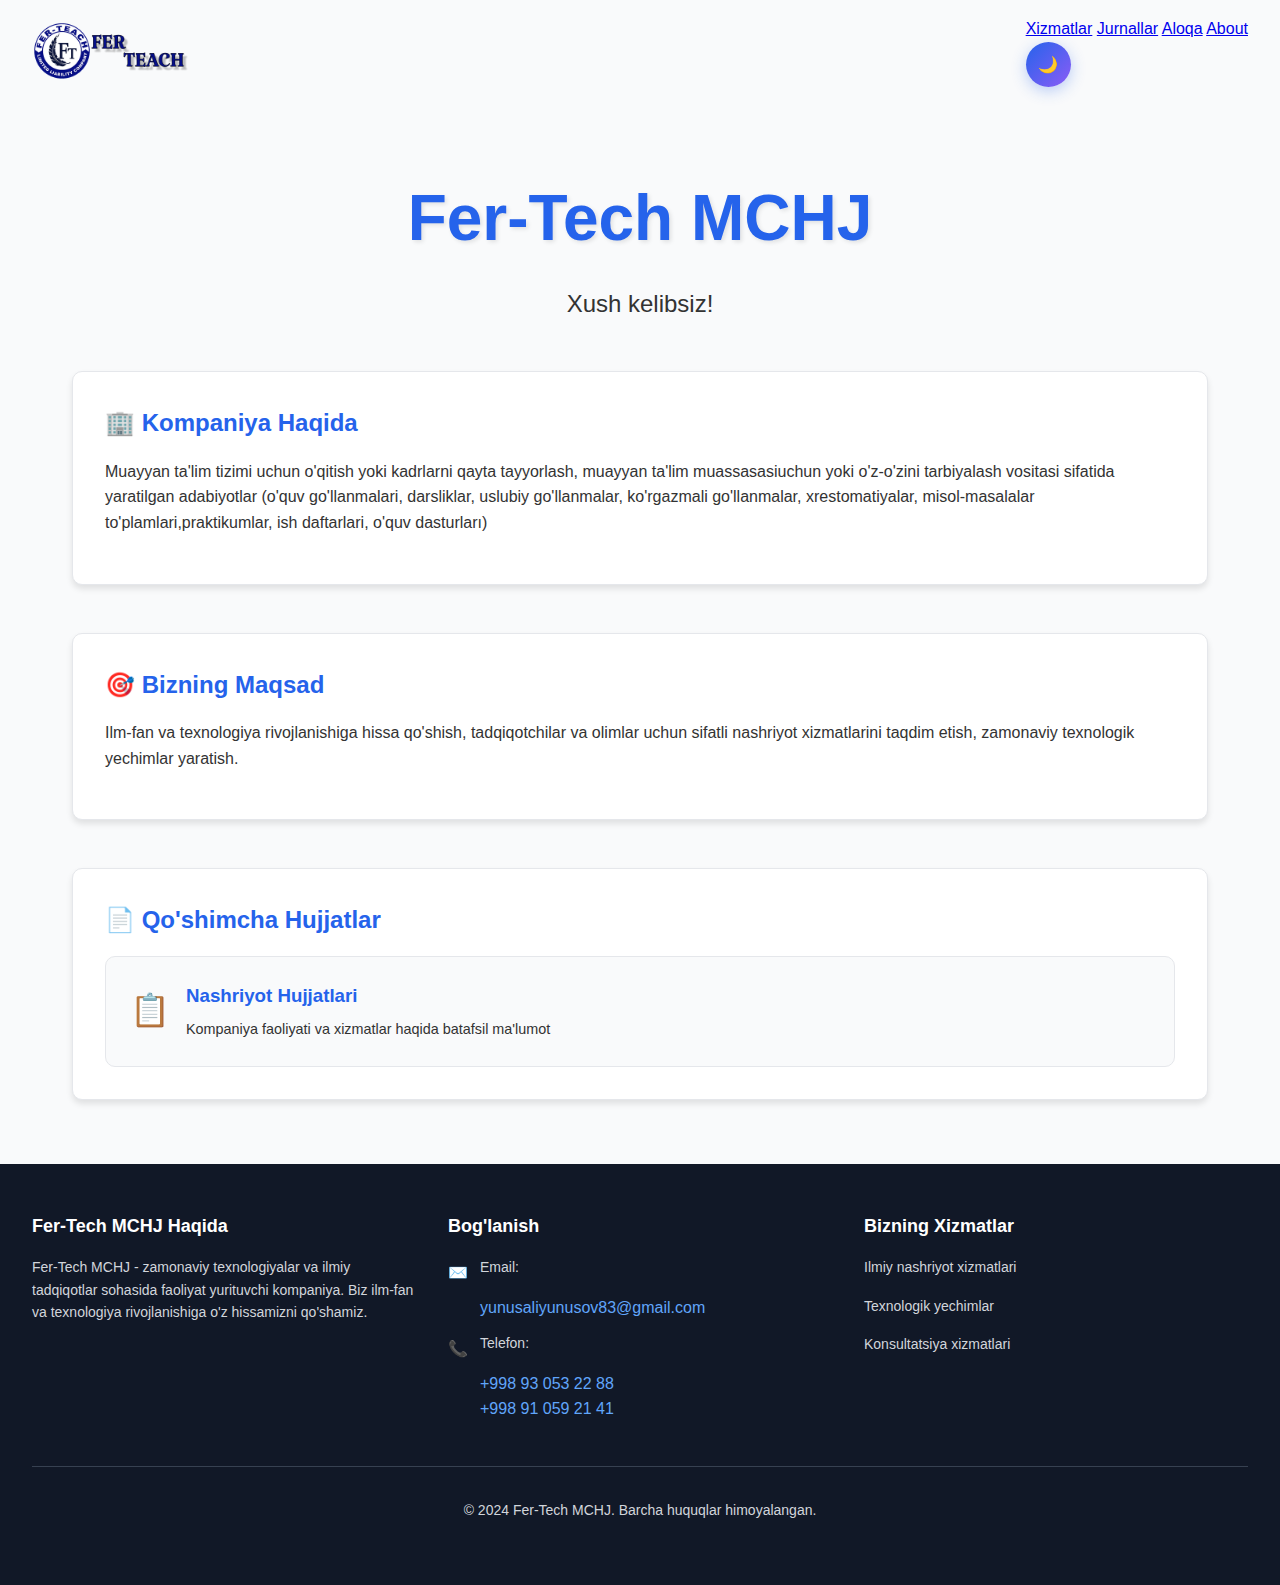
<file: about.html>
<!DOCTYPE html>
<html lang="uz">
<head>
    <link rel="icon" type="image/png" href="FT Logo 1.png">
    <meta charset="UTF-8">
    <meta name="viewport" content="width=device-width, initial-scale=1.0">
    <title>About - Fer-Tech MCHJ</title>
    <link rel="stylesheet" href="style.css">
</head>
<body>
    <!-- Header -->
    <header>
        <div class="header-container">
            <div class="logo">
                <a href="index.html"> <img src="logo-FER TEACH.png"></a>
            </div>
            <nav>
                <a href="index.html#services">Xizmatlar</a>
                <a href="index.html#journals">Jurnallar</a>
                <a href="index.html#contact">Aloqa</a>
                <a href="about.html">About</a>
                <button id="themeToggle" class="theme-toggle" onclick="toggleTheme()">🌙</button>
            </nav>
        </div>
    </header>

    <!-- About Content -->
    <div class="about-container">
        <h1 class="company-name">Fer-Tech MCHJ</h1>
        <p class="welcome-text">Xush kelibsiz!</p>
        
        <!-- Company Information -->
        <div class="company-info">
            <div class="info-section">
                <h2>🏢 Kompaniya Haqida</h2>
                <p>Muayyan ta'lim tizimi uchun o'qitish yoki kadrlarni qayta tayyorlash, muayyan ta'lim muassasasiuchun yoki o'z-o'zini tarbiyalash vositasi sifatida yaratilgan adabiyotlar (o'quv go'llanmalari, darsliklar,
uslubiy go'llanmalar, ko'rgazmali go'llanmalar, xrestomatiyalar, misol-masalalar to'plamlari,praktikumlar, ish daftarlari, o'quv dasturları)</p>
            </div>

            <div class="info-section">
                <h2>🎯 Bizning Maqsad</h2>
                <p>Ilm-fan va texnologiya rivojlanishiga hissa qo'shish, tadqiqotchilar va olimlar uchun sifatli nashriyot xizmatlarini taqdim etish, zamonaviy texnologik yechimlar yaratish.</p>
            </div>







            <div class="info-section">
                <h2>📄 Qo'shimcha Hujjatlar</h2>
                <div class="documents-section">
                    <a href="Noshirlik.pdf" target="_blank" class="document-link">
                        <div class="document-icon">📋</div>
                        <div class="document-info">
                            <h3>Nashriyot Hujjatlari</h3>
                            <p>Kompaniya faoliyati va xizmatlar haqida batafsil ma'lumot</p>
                        </div>
                    </a>
                </div>
            </div>
        </div>
    </div>

    <!-- Footer -->
    <footer id="contact">
        <div class="container">
            <div class="footer-grid">
                <!-- About -->
                <div>
                    <h3>Fer-Tech MCHJ Haqida</h3>
                    <p>Fer-Tech MCHJ - zamonaviy texnologiyalar va ilmiy tadqiqotlar sohasida faoliyat yurituvchi kompaniya. Biz ilm-fan va texnologiya rivojlanishiga o'z hissamizni qo'shamiz.</p>
                </div>

                <!-- Contact -->
                <div>
                    <h3>Bog'lanish</h3>
                    <div class="contact-item">
                        <span class="contact-icon">✉️</span>
                        <div>
                            <p>Email:</p>
                            <a href="mailto:yunusaliyunusov83@gmail.com">yunusaliyunusov83@gmail.com</a>
                        </div>
                    </div>
                    <div class="contact-item">
                        <span class="contact-icon">📞</span>
                        <div>
                            <p>Telefon:</p>
                            <a href="tel:+998930532288">+998 93 053 22 88</a> <br>
                            <a href="tel:+998910592141">+998 91 059 21 41</a>
                        </div>
                    </div>
                </div>

                <!-- Services -->
                <div>
                    <h3>Bizning Xizmatlar</h3>
                    <p>Ilmiy nashriyot xizmatlari</p>
                    <p>Texnologik yechimlar</p>
                    <p>Konsultatsiya xizmatlari</p>
                </div>
            </div>

            <div class="copyright">
                <p>© 2024 Fer-Tech MCHJ. Barcha huquqlar himoyalangan.</p>
            </div>
        </div>
    </footer>

    <script src="script.js"></script>
</body>
</html>
</file>
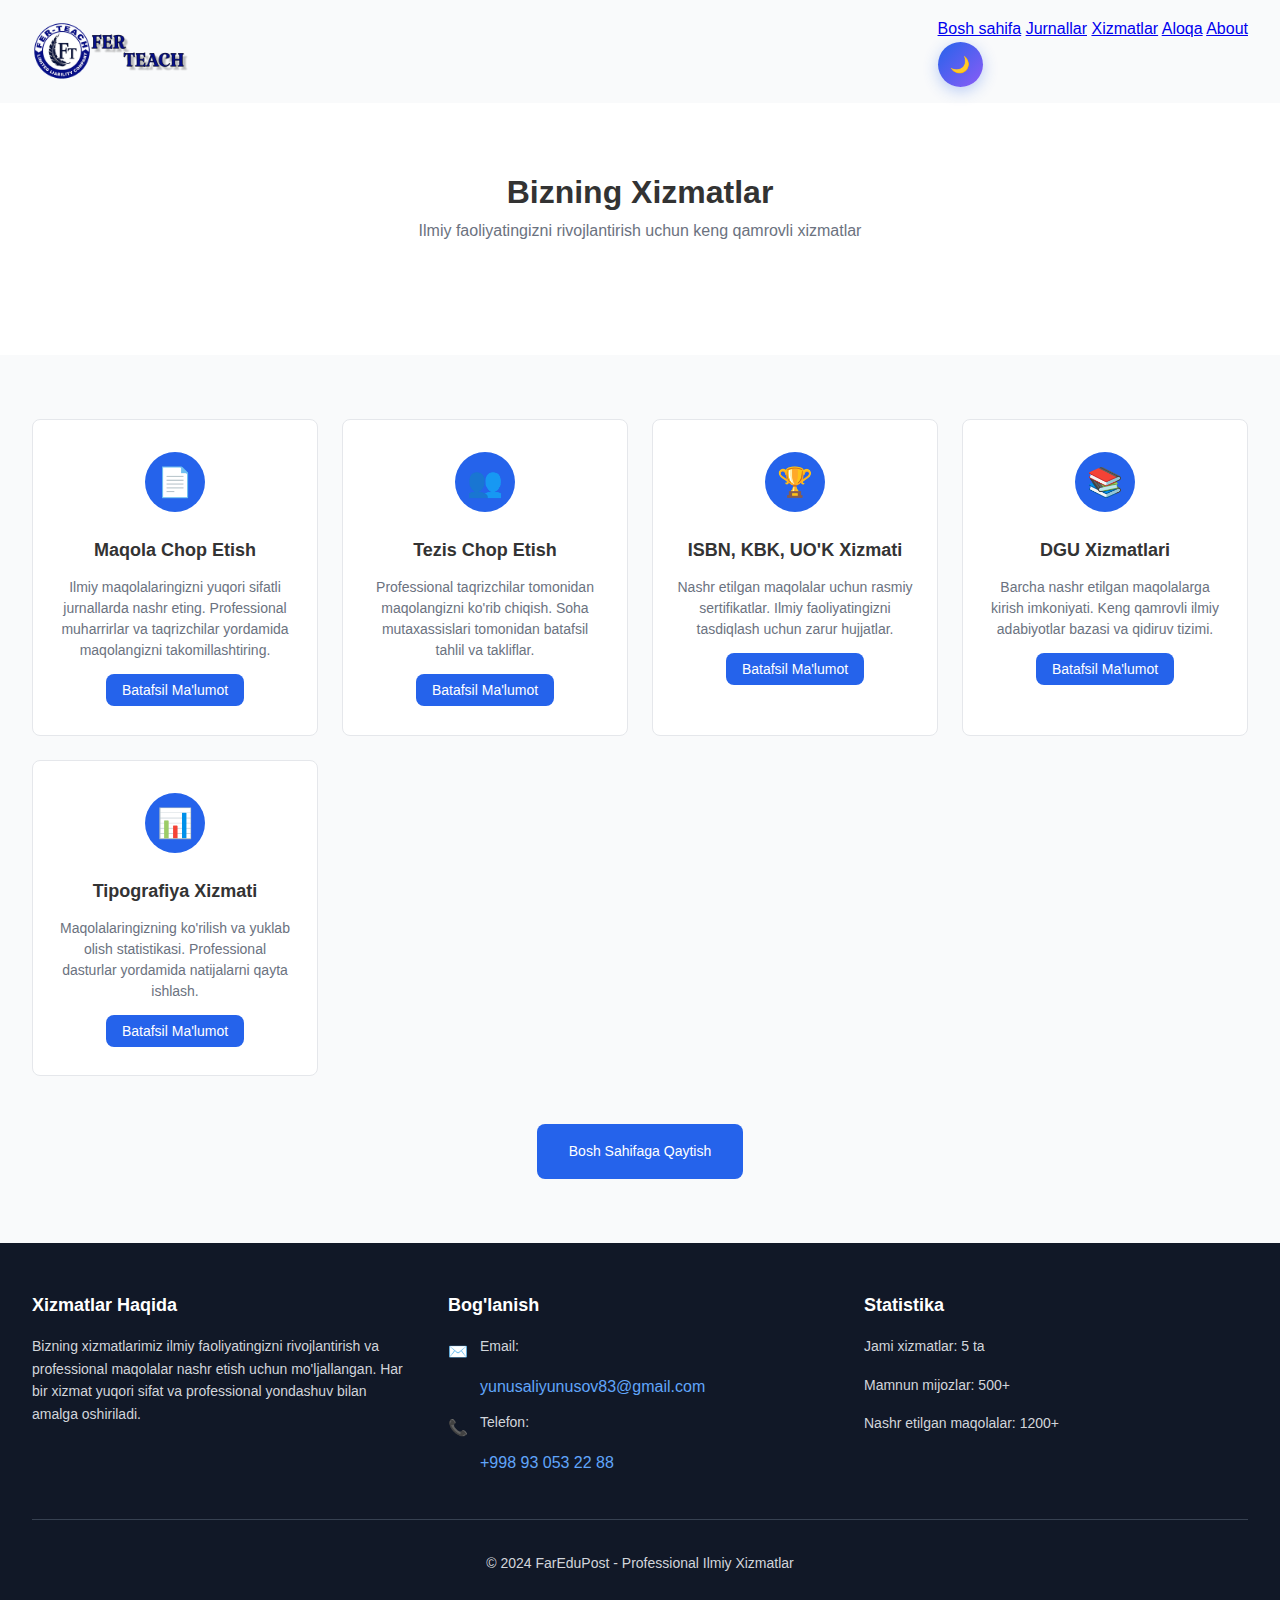
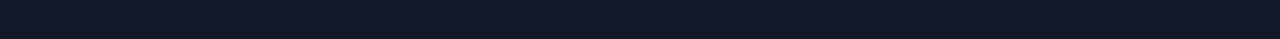
<file: xizmatlar-royxati.html>
<!DOCTYPE html>
<html lang="uz">
<head>
    <link rel="icon" type="image/png" href="FT Logo 1.png">
    <meta charset="UTF-8">
    <meta name="viewport" content="width=device-width, initial-scale=1.0">
    <title>Barcha Xizmatlar - FerTeach</title>
    <link rel="stylesheet" href="style.css">
</head>
<body>
    <!-- Header -->
    <header>
        <div class="header-container">
            <div class="logo">
                <a href="index.html"> <img src="logo-FER TEACH.png"></a>
            </div>
            <nav>
                <a href="index.html">Bosh sahifa</a>
                <a href="jurnallar-royxati.html">Jurnallar</a>
                <a href="xizmatlar-royxati.html">Xizmatlar</a>
                <a href="index.html#contact">Aloqa</a>
                <a href="about.html">About</a>
                <button id="themeToggle" class="theme-toggle" onclick="toggleTheme()">🌙</button>
            </nav>
        </div>
    </header>

    <!-- Page Header -->
    <section class="services">
        <div class="container">
            <div class="section-header">
                <h1>Bizning Xizmatlar</h1>
                <p>Ilmiy faoliyatingizni rivojlantirish uchun keng qamrovli xizmatlar</p>
            </div>
        </div>
    </section>

    <!-- Services Grid -->
    <section class="journals">
        <div class="container">
            <div class="services-grid">
                <!-- Service 1 -->
                <div class="service-card">
                    <div class="service-icon">📄</div>
                    <h3><a href="https://t.me/ferteach_uz" target="_blank" style="text-decoration: none; color: inherit;">Maqola Chop Etish</a></h3>
                    <p>Ilmiy maqolalaringizni yuqori sifatli jurnallarda nashr eting. Professional muharrirlar va taqrizchilar yordamida maqolangizni takomillashtiring.</p>
                    <div style="margin-top: 1rem;">
                        <a href="https://t.me/ferteach_uz" target="_blank" class="btn btn-primary">Batafsil Ma'lumot</a>
                    </div>
                </div>

                <!-- Service 2 -->
                <div class="service-card">
                    <div class="service-icon">👥</div>
                    <h3><a href="https://t.me/ferteach_uz" style="text-decoration: none; color: inherit;">Tezis Chop Etish</a></h3>
                    <p>Professional taqrizchilar tomonidan maqolangizni ko'rib chiqish. Soha mutaxassislari tomonidan batafsil tahlil va takliflar.</p>
                    <div style="margin-top: 1rem;">
                        <a href="https://t.me/ferteach_uz" target="_blank" class="btn btn-primary">Batafsil Ma'lumot</a>
                    </div>
                </div>

                <!-- Service 3 -->
                <div class="service-card">
                    <div class="service-icon">🏆</div>
                    <h3><a href="https://t.me/ferteach_uz" style="text-decoration: none; color: inherit;">ISBN, KBK, UO'K Xizmati</a></h3>
                    <p>Nashr etilgan maqolalar uchun rasmiy sertifikatlar. Ilmiy faoliyatingizni tasdiqlash uchun zarur hujjatlar.</p>
                    <div style="margin-top: 1rem;">
                        <a href="https://t.me/ferteach_uz" target="_blank" class="btn btn-primary">Batafsil Ma'lumot</a>
                    </div>
                </div>

                <!-- Service 4 -->
                <div class="service-card">
                    <div class="service-icon">📚</div>
                    <h3><a href="https://t.me/ferteach_uz" style="text-decoration: none; color: inherit;">DGU Xizmatlari</a></h3>
                    <p>Barcha nashr etilgan maqolalarga kirish imkoniyati. Keng qamrovli ilmiy adabiyotlar bazasi va qidiruv tizimi.</p>
                    <div style="margin-top: 1rem;">
                        <a href="https://t.me/ferteach_uz" target="_blank" class="btn btn-primary">Batafsil Ma'lumot</a>
                    </div>
                </div>

                <!-- Service 5 -->
                <div class="service-card">
                    <div class="service-icon">📊</div>
                    <h3><a href="https://t.me/ferteach_uz" style="text-decoration: none; color: inherit;">Tipografiya Xizmati</a></h3>
                    <p>Maqolalaringizning ko'rilish va yuklab olish statistikasi. Professional dasturlar yordamida natijalarni qayta ishlash.</p>
                    <div style="margin-top: 1rem;">
                        <a href="https://t.me/ferteach_uz" target="_blank" class="btn btn-primary">Batafsil Ma'lumot</a>
                    </div>
                </div>
            </div>



            <!-- Back Button -->
            <div style="text-align: center; margin-top: 3rem;">
                <a href="index.html" class="btn btn-primary" style="padding: 1rem 2rem; text-decoration: none; display: inline-block;">Bosh Sahifaga Qaytish</a>
            </div>
        </div>
    </section>

    <!-- Footer -->
    <footer id="contact">
        <div class="container">
            <div class="footer-grid">
                <div>
                    <h3>Xizmatlar Haqida</h3>
                    <p>Bizning xizmatlarimiz ilmiy faoliyatingizni rivojlantirish va professional maqolalar nashr etish uchun mo'ljallangan. Har bir xizmat yuqori sifat va professional yondashuv bilan amalga oshiriladi.</p>
                </div>
                <div>
                    <h3>Bog'lanish</h3>
                    <div class="contact-item">
                        <span class="contact-icon">✉️</span>
                        <div>
                            <p>Email:</p>
                            <a href="mailto:yunusaliyunusov83@gmail.com">yunusaliyunusov83@gmail.com</a>
                        </div>
                    </div>
                    <div class="contact-item">
                        <span class="contact-icon">📞</span>
                        <div>
                            <p>Telefon:</p>
                            <a href="tel:+998930532288">+998 93 053 22 88</a>
                        </div>
                    </div>
                </div>
                <div>
                    <h3>Statistika</h3>
                    <p>Jami xizmatlar: 5 ta</p>
                    <p>Mamnun mijozlar: 500+</p>
                    <p>Nashr etilgan maqolalar: 1200+</p>
                </div>
            </div>
            <div class="copyright">
                <p>© 2024 FarEduPost - Professional Ilmiy Xizmatlar</p>
            </div>
        </div>
    </footer>

    <script src="script.js"></script>
</body>
</html>
</file>
<file: style.css>
* {
    margin: 0;
    padding: 0;
    box-sizing: border-box;
}

:root {
    --bg-color: #f9fafb;
    --text-color: #333;
    --card-bg: white;
    --border-color: #e5e7eb;
    --header-bg: white;
    --primary-color: #2563eb;
    --secondary-text: #6b7280;
    --footer-bg: #111827;
    --footer-text: #d1d5db;
}

[data-theme="dark"] {
    --bg-color: #1a1a1a;
    --text-color: #e5e7eb;
    --card-bg: #2d2d2d;
    --border-color: #404040;
    --header-bg: #2d2d2d;
    --primary-color: #60a5fa;
    --secondary-text: #9ca3af;
    --footer-bg: #0f0f0f;
    --footer-text: #d1d5db;
}

body {
    font-family: -apple-system, BlinkMacSystemFont, 'Segoe UI', Roboto, Oxygen, Ubuntu, Cantarell, sans-serif;
    line-height: 1.6;
    color: var(--text-color);
    background-color: var(--bg-color);
    transition: background-color 0.3s ease, color 0.3s ease;
}

/* Modern Header Styles */
.modern-header {
    background: rgba(255, 255, 255, 0.95);
    backdrop-filter: blur(20px);
    -webkit-backdrop-filter: blur(20px);
    box-shadow: 0 8px 32px rgba(0, 0, 0, 0.1);
    position: sticky;
    top: 0;
    z-index: 1000;
    transition: all 0.3s ease;
    border-bottom: 1px solid rgba(255, 255, 255, 0.2);
}

[data-theme="dark"] .modern-header {
    background: rgba(45, 45, 45, 0.95);
    border-bottom: 1px solid rgba(255, 255, 255, 0.1);
}

.header-container {
    max-width: 1280px;
    margin: 0 auto;
    padding: 1rem 2rem;
    display: flex;
    justify-content: space-between;
    align-items: center;
}

.logo {
    display: flex;
    align-items: center;
    gap: 0.75rem;
}

.logo a {
    display: flex;
    align-items: center;
    gap: 0.75rem;
    text-decoration: none;
    transition: all 0.3s ease;
}

.logo a:hover {
    transform: translateY(-2px);
}

.logo img {
    height: 60px;
    transition: all 0.3s ease;
}

.logo-text {
    font-size: 1.5rem;
    font-weight: 700;
    color: var(--primary-color);
    display: none;
}

.desktop-nav {
    display: flex;
    align-items: center;
    gap: 2rem;
}

.nav-link {
    display: flex;
    align-items: center;
    gap: 0.5rem;
    color: var(--secondary-text);
    text-decoration: none;
    padding: 0.75rem 1rem;
    border-radius: 0.5rem;
    transition: all 0.3s ease;
    position: relative;
    overflow: hidden;
}

.nav-link::before {
    content: '';
    position: absolute;
    top: 0;
    left: -100%;
    width: 100%;
    height: 100%;
    background: linear-gradient(90deg, transparent, rgba(37, 99, 235, 0.1), transparent);
    transition: left 0.5s ease;
}

.nav-link:hover::before {
    left: 100%;
}

.nav-link:hover {
    color: var(--primary-color);
    background-color: rgba(37, 99, 235, 0.1);
    transform: translateY(-2px);
}

.nav-link i {
    font-size: 1rem;
}

.theme-toggle {
    background: linear-gradient(135deg, var(--primary-color), #8b5cf6);
    border: none;
    color: white;
    padding: 0.75rem;
    border-radius: 50%;
    cursor: pointer;
    font-size: 1rem;
    transition: all 0.3s ease;
    width: 45px;
    height: 45px;
    display: flex;
    align-items: center;
    justify-content: center;
    box-shadow: 0 4px 15px rgba(37, 99, 235, 0.3);
}

.theme-toggle:hover {
    transform: translateY(-2px) scale(1.1);
    box-shadow: 0 8px 25px rgba(37, 99, 235, 0.4);
}

/* Mobile Menu Styles */
.mobile-menu-btn {
    display: none;
    flex-direction: column;
    gap: 4px;
    background: none;
    border: none;
    cursor: pointer;
    padding: 0.5rem;
    transition: all 0.3s ease;
}

.hamburger-line {
    width: 25px;
    height: 3px;
    background-color: var(--text-color);
    border-radius: 2px;
    transition: all 0.3s ease;
}

.mobile-menu-btn.active .hamburger-line:nth-child(1) {
    transform: rotate(45deg) translate(6px, 6px);
}

.mobile-menu-btn.active .hamburger-line:nth-child(2) {
    opacity: 0;
}

.mobile-menu-btn.active .hamburger-line:nth-child(3) {
    transform: rotate(-45deg) translate(6px, -6px);
}

.mobile-nav {
    display: none;
    position: absolute;
    top: 100%;
    left: 0;
    right: 0;
    background: rgba(255, 255, 255, 0.98);
    backdrop-filter: blur(20px);
    -webkit-backdrop-filter: blur(20px);
    border-top: 1px solid rgba(0, 0, 0, 0.1);
    box-shadow: 0 8px 32px rgba(0, 0, 0, 0.1);
    padding: 1rem 0;
    animation: slideDown 0.3s ease;
}

[data-theme="dark"] .mobile-nav {
    background: rgba(45, 45, 45, 0.98);
    border-top: 1px solid rgba(255, 255, 255, 0.1);
}

.mobile-nav.active {
    display: block;
}

.mobile-nav-link {
    display: flex;
    align-items: center;
    gap: 1rem;
    color: var(--text-color);
    text-decoration: none;
    padding: 1rem 2rem;
    transition: all 0.3s ease;
    border-left: 4px solid transparent;
}

.mobile-nav-link:hover {
    background-color: rgba(37, 99, 235, 0.1);
    border-left-color: var(--primary-color);
    color: var(--primary-color);
}

.mobile-nav-link i {
    font-size: 1.2rem;
    width: 20px;
}

@keyframes slideDown {
    from {
        opacity: 0;
        transform: translateY(-10px);
    }
    to {
        opacity: 1;
        transform: translateY(0);
    }
}

/* Responsive Design */
@media (max-width: 768px) {
    .desktop-nav {
        display: none;
    }
    
    .mobile-menu-btn {
        display: flex;
    }
    
    .logo-text {
        display: block;
    }
    
    .logo img {
        height: 50px;
    }
}

.ad-banner {
    background: linear-gradient(to right, #3b82f6, #9333ea);
    color: white;
    text-align: center;
    padding: 0.75rem 2rem;
}

.services {
    padding: 4rem 2rem;
    background-color: var(--card-bg);
    transition: background-color 0.3s ease;
}

/* Advertisement Carousel Styles */
.ad-carousel-container {
    margin: 3rem 0;
    position: relative;
    max-width: 800px;
    margin-left: auto;
    margin-right: auto;
}

.ad-carousel {
    position: relative;
    height: 200px;
    border-radius: 1rem;
    overflow: hidden;
    box-shadow: 0 10px 30px rgba(0, 0, 0, 0.2);
}

.ad-slide {
    position: absolute;
    top: 0;
    left: 0;
    width: 100%;
    height: 100%;
    background: linear-gradient(135deg, #667eea 0%, #764ba2 100%);
    display: flex;
    align-items: center;
    justify-content: center;
    opacity: 0;
    transform: translateX(100%);
    transition: all 0.5s ease;
}

.ad-slide.active {
    opacity: 1;
    transform: translateX(0);
}

.ad-slide:nth-child(2) {
    background: linear-gradient(135deg, #f093fb 0%, #f5576c 100%);
}

.ad-slide:nth-child(3) {
    background: linear-gradient(135deg, #4facfe 0%, #00f2fe 100%);
}

.ad-slide:nth-child(4) {
    background: linear-gradient(135deg, #43e97b 0%, #38f9d7 100%);
}

.ad-content {
    text-align: center;
    color: white;
    padding: 2rem;
}

.ad-content h3 {
    font-size: 1.5rem;
    margin-bottom: 0.75rem;
    font-weight: 700;
}

.ad-content p {
    font-size: 1rem;
    margin-bottom: 1.5rem;
    opacity: 0.9;
}

.ad-btn {
    background: rgba(255, 255, 255, 0.2);
    color: white;
    padding: 0.75rem 2rem;
    border: 2px solid rgba(255, 255, 255, 0.3);
    border-radius: 50px;
    text-decoration: none;
    font-weight: 600;
    transition: all 0.3s ease;
    backdrop-filter: blur(10px);
    -webkit-backdrop-filter: blur(10px);
}

.ad-btn:hover {
    background: rgba(255, 255, 255, 0.3);
    border-color: rgba(255, 255, 255, 0.5);
    transform: translateY(-2px);
    box-shadow: 0 5px 15px rgba(0, 0, 0, 0.2);
}

.ad-indicators {
    display: flex;
    justify-content: center;
    gap: 0.5rem;
    margin-top: 1rem;
}

.indicator {
    width: 12px;
    height: 12px;
    border-radius: 50%;
    background: rgba(37, 99, 235, 0.3);
    cursor: pointer;
    transition: all 0.3s ease;
}

.indicator.active {
    background: var(--primary-color);
    transform: scale(1.2);
}

.indicator:hover {
    background: var(--primary-color);
    transform: scale(1.1);
}

.container {
    max-width: 1280px;
    margin: 0 auto;
}

.section-header {
    text-align: center;
    margin-bottom: 3rem;
}

.section-header h2 {
    font-size: 2rem;
    color: var(--primary-color);
    margin-bottom: 0.75rem;
    font-weight: 700;
}

.section-header p {
    color: var(--secondary-text);
    max-width: 42rem;
    margin: 0 auto;
}

.services-grid {
    display: grid;
    grid-template-columns: repeat(auto-fit, minmax(250px, 1fr));
    gap: 1.5rem;
}
.services-grid a {
    text-decoration: none;
}

.service-card {
    padding: 2rem 1.5rem;
    border: 1px solid var(--border-color);
    border-radius: 0.5rem;
    transition: all 0.3s ease;
    background-color: var(--card-bg);
    text-align: center;
    display: flex;
    flex-direction: column;
    align-items: center;
}

.service-card:hover {
    box-shadow: 0 10px 15px -3px rgba(0,0,0,0.1);
    transform: translateY(-2px);
}

.service-icon {
    width: 60px;
    height: 60px;
    background-color: var(--primary-color);
    border-radius: 50%;
    display: flex;
    align-items: center;
    justify-content: center;
    margin: 0 auto 1.5rem;
    color: white;
    font-size: 1.8rem;
}

.service-card h3 {
    font-size: 1.125rem;
    margin-bottom: 0.75rem;
    font-weight: 600;
    color: var(--text-color);
}

.service-card p {
    color: var(--secondary-text);
    font-size: 0.875rem;
    line-height: 1.5;
}

.journals {
    padding: 4rem 2rem;
    background-color: var(--bg-color);
    transition: background-color 0.3s ease;
}

.search-filter {
    margin-bottom: 2rem;
}

.search-box {
    position: relative;
    max-width: 42rem;
    margin: 0 auto 1rem;
}

.search-icon {
    position: absolute;
    left: 1rem;
    top: 50%;
    transform: translateY(-50%);
    color: #9ca3af;
}

.search-input {
    width: 100%;
    padding: 0.75rem 1rem 0.75rem 3rem;
    border: 1px solid var(--border-color);
    border-radius: 0.5rem;
    font-size: 1rem;
    outline: none;
    transition: border-color 0.3s, box-shadow 0.3s;
    background-color: var(--card-bg);
    color: var(--text-color);
}

.search-input:focus {
    border-color: var(--primary-color);
    box-shadow: 0 0 0 3px rgba(37, 99, 235, 0.1);
}

.category-filters {
    display: flex;
    flex-wrap: wrap;
    justify-content: center;
    gap: 0.5rem;
    margin-bottom: 1rem;
}

.category-btn {
    padding: 0.5rem 1rem;
    border: 1px solid var(--border-color);
    background-color: var(--card-bg);
    color: var(--text-color);
    border-radius: 0.5rem;
    cursor: pointer;
    transition: all 0.3s;
    font-size: 0.875rem;
}

.category-btn:hover {
    background-color: var(--bg-color);
}

.category-btn.active {
    background-color: var(--primary-color);
    color: white;
    border-color: var(--primary-color);
}

.results-count {
    text-align: center;
    color: var(--secondary-text);
    margin-bottom: 2rem;
}

.journals-grid {
    display: grid;
    grid-template-columns: repeat(auto-fit, minmax(350px, 1fr));
    gap: 2rem;
}

.journal-card {
    background-color: var(--card-bg);
    border-radius: 0.5rem;
    border: 1px solid var(--border-color);
    overflow: hidden;
    transition: all 0.3s ease;
}
.journal-card img{
    background-position: 0 center;
}

.journal-card:hover {
    box-shadow: 0 4px 6px -1px rgba(0,0,0,0.1);
    transform: translateY(-2px);
}

.journal-card.hidden {
    display: none;
}

.journal-image {
    width: 100%;
    height: 450px;
    object-fit: contain;
    object-position: center;
    background-color: #f8fafc;
    border-radius: 0.5rem 0.5rem 0 0;
}

.journal-content {
    padding: 1.5rem;
}

.journal-category {
    display: inline-block;
    padding: 0.25rem 0.75rem;
    background-color: var(--primary-color);
    color: white;
    border-radius: 9999px;
    font-size: 0.875rem;
    margin-bottom: 0.75rem;
}

.journal-card h3 {
    font-size: 1.125rem;
    margin-bottom: 0.75rem;
    font-weight: 600;
    color: var(--text-color);
}

.journal-card .description {
    color: var(--secondary-text);
    margin-bottom: 1rem;
    font-size: 0.875rem;
}

.journal-meta {
    display: flex;
    align-items: center;
    gap: 1rem;
    color: var(--secondary-text);
    font-size: 0.875rem;
    margin-bottom: 1rem;
}

.journal-stats {
    display: flex;
    align-items: center;
    justify-content: space-between;
    padding-top: 1rem;
    border-top: 1px solid var(--border-color);
}

.stats-left {
    display: flex;
    gap: 1rem;
    color: var(--secondary-text);
    font-size: 0.875rem;
}

.stat-item {
    display: flex;
    align-items: center;
    gap: 0.25rem;
}

.journal-buttons {
    display: flex;
    gap: 0.5rem;
}

.btn {
    padding: 0.5rem 1rem;
    border: none;
    border-radius: 0.5rem;
    cursor: pointer;
    font-size: 0.875rem;
    transition: background-color 0.3s;
    font-weight: 500;
}

.btn-primary {
    background-color: var(--primary-color);
    color: white;
}

.btn-primary:hover {
    background-color: #1d4ed8;
}

.btn-success .fa-brands{
   font-size: 30px;
   color: #1287C2;
}

.btn-success .fa-brands:hover {
    background-color: #fff;
}



footer {
    background-color: var(--footer-bg);
    color: var(--footer-text);
    padding: 3rem 2rem;
    transition: background-color 0.3s ease;
}

.footer-grid {
    display: grid;
    grid-template-columns: repeat(auto-fit, minmax(250px, 1fr));
    gap: 2rem;
    margin-bottom: 2rem;
}

footer h3 {
    color: white;
    margin-bottom: 1rem;
    font-size: 1.125rem;
    font-weight: 600;
}

footer p {
    margin-bottom: 1rem;
    font-size: 0.875rem;
}

.contact-item {
    display: flex;
    gap: 0.75rem;
    margin-bottom: 0.75rem;
}

.contact-icon {
    color: #60a5fa;
    margin-top: 0.25rem;
}

footer a {
    color: #60a5fa;
    text-decoration: none;
}

footer a:hover {
    color: #93c5fd;
}

.social-links {
    display: flex;
    gap: 0.75rem;
    margin-top: 1rem;
}

.social-link {
    width: 40px;
    height: 40px;
    background-color: #1f2937;
    border-radius: 0.5rem;
    display: flex;
    align-items: center;
    justify-content: center;
    transition: background-color 0.3s;
}

.social-link:hover {
    background-color: #2563eb;
}

.copyright {
    text-align: center;
    padding-top: 2rem;
    border-top: 1px solid #374151;
    font-size: 0.875rem;
}

.no-results {
    text-align: center;
    padding: 3rem 1rem;
    color: var(--secondary-text);
}

.no-results-icon {
    font-size: 3rem;
    margin-bottom: 1rem;
}

@media (max-width: 768px) {
    nav {
        display: none;
    }

    .services-grid,
    .journals-grid {
        grid-template-columns: 1fr;
    }
    
    .journal-image {
        height: 400px;
    }

    .category-filters {
        gap: 0.25rem;
    }

    .category-btn {
        font-size: 0.75rem;
        padding: 0.4rem 0.75rem;
    }

}
/* Jurnal sahifalari uchun stillar */
.journal-header {
    padding: 4rem 2rem;
    background: linear-gradient(135deg, #667eea 0%, #764ba2 100%);
    color: white;
}

.journal-info {
    display: grid;
    grid-template-columns: 300px 1fr;
    gap: 3rem;
    align-items: center;
}

.journal-cover {
    width: 100%;
    height: 600px;
    object-fit: contain;
    object-position: center;
    background-color: #f8fafc;
    border-radius: 1rem;
    box-shadow: 0 20px 40px rgba(0,0,0,0.3);
}

.journal-details h1 {
    font-size: 2.5rem;
    margin-bottom: 1rem;
    font-weight: 700;
}

.journal-description {
    font-size: 1.125rem;
    line-height: 1.8;
    margin-bottom: 2rem;
    opacity: 0.9;
}

.journal-stats-header {
    display: flex;
    gap: 2rem;
}

.journal-stats-header .stat-item {
    text-align: center;
}

.stat-number {
    display: block;
    font-size: 2rem;
    font-weight: 700;
    color: #fbbf24;
}

.stat-label {
    display: block;
    font-size: 0.875rem;
    opacity: 0.8;
    margin-top: 0.25rem;
}

.articles-section {
    padding: 4rem 2rem;
    background-color: #f9fafb;
}

.articles-grid {
    display: grid;
    grid-template-columns: repeat(auto-fit, minmax(400px, 1fr));
    gap: 2rem;
    margin-bottom: 3rem;
}

.article-card {
    background-color: white;
    border-radius: 0.75rem;
    padding: 2rem;
    border: 1px solid #e5e7eb;
    transition: all 0.3s;
    box-shadow: 0 1px 3px rgba(0,0,0,0.1);
}

.article-card:hover {
    box-shadow: 0 10px 25px rgba(0,0,0,0.15);
    transform: translateY(-2px);
}

.article-title {
    font-size: 1.25rem;
    font-weight: 600;
    color: #2563eb;
    margin-bottom: 0.75rem;
    line-height: 1.4;
}

.article-author {
    color: #6b7280;
    font-size: 0.875rem;
    margin-bottom: 1rem;
    font-weight: 500;
}

.article-excerpt {
    color: #374151;
    line-height: 1.6;
    margin-bottom: 1.5rem;
}

.article-meta {
    display: flex;
    gap: 1.5rem;
    margin-bottom: 1.5rem;
    font-size: 0.875rem;
    color: #6b7280;
}

.article-date, .article-views {
    display: flex;
    align-items: center;
    gap: 0.25rem;
}

.article-buttons {
    display: flex;
    gap: 0.75rem;
}

.btn-secondary {
    background-color: #6b7280;
    color: white;
    padding: 0.75rem 1.5rem;
    border: none;
    border-radius: 0.5rem;
    text-decoration: none;
    font-weight: 500;
    transition: background-color 0.3s;
    display: inline-block;
}

.btn-secondary:hover {
    background-color: #4b5563;
}

.back-section {
    text-align: center;
    padding-top: 2rem;
    border-top: 1px solid #e5e7eb;
}

@media (max-width: 768px) {
    .journal-info {
        grid-template-columns: 1fr;
        gap: 2rem;
        text-align: center;
    }
    
    .journal-cover {
        height: 450px;
        max-width: 300px;
        margin: 0 auto;
    }
    
    .journal-details h1 {
        font-size: 2rem;
    }
    
    .journal-stats-header {
        justify-content: center;
        gap: 1rem;
    }
    
    .articles-grid {
        grid-template-columns: 1fr;
    }
    
    .article-card {
        padding: 1.5rem;
    }
    
    .article-meta {
        flex-direction: column;
        gap: 0.5rem;
    }
}
/* Xizmat sahifalari uchun stillar */
.service-header {
    padding: 4rem 2rem;
    background: linear-gradient(135deg, #3b82f6 0%, #8b5cf6 100%);
    color: white;
}

.service-info {
    display: grid;
    grid-template-columns: auto 1fr;
    gap: 3rem;
    align-items: center;
}

.service-icon-large {
    font-size: 6rem;
    background: rgba(255,255,255,0.2);
    width: 150px;
    height: 150px;
    border-radius: 50%;
    display: flex;
    align-items: center;
    justify-content: center;
    box-shadow: 0 20px 40px rgba(0,0,0,0.3);
}

.service-details h1 {
    font-size: 3rem;
    margin-bottom: 1rem;
    font-weight: 700;
}

.service-description {
    font-size: 1.25rem;
    line-height: 1.8;
    margin-bottom: 2rem;
    opacity: 0.9;
}

.service-stats {
    display: flex;
    gap: 3rem;
}

.service-stats .stat-item {
    text-align: center;
}

.service-details-section {
    padding: 4rem 2rem;
    background-color: #f9fafb;
}

.details-grid {
    display: grid;
    grid-template-columns: 2fr 1fr;
    gap: 4rem;
    margin-bottom: 4rem;
}

.features-section h2,
.pricing-section h2 {
    color: #2563eb;
    margin-bottom: 2rem;
    font-size: 2rem;
}

.features-list {
    display: grid;
    gap: 1.5rem;
}

.feature-item {
    display: flex;
    gap: 1rem;
    padding: 1.5rem;
    background: white;
    border-radius: 0.75rem;
    box-shadow: 0 2px 4px rgba(0,0,0,0.1);
}

.feature-icon {
    font-size: 1.5rem;
    width: 50px;
    height: 50px;
    background: #dbeafe;
    border-radius: 50%;
    display: flex;
    align-items: center;
    justify-content: center;
    flex-shrink: 0;
}

.feature-content h3 {
    color: #2563eb;
    margin-bottom: 0.5rem;
    font-size: 1.125rem;
}

.feature-content p {
    color: #6b7280;
    line-height: 1.6;
}

.pricing-cards {
    display: grid;
    gap: 1.5rem;
}

.pricing-card {
    background: white;
    padding: 2rem;
    border-radius: 0.75rem;
    border: 2px solid #e5e7eb;
    text-align: center;
    transition: all 0.3s;
}

.pricing-card.featured {
    border-color: #2563eb;
    transform: scale(1.05);
    box-shadow: 0 10px 25px rgba(37, 99, 235, 0.2);
}

.pricing-card h3 {
    color: #2563eb;
    font-size: 1.5rem;
    margin-bottom: 1rem;
}

.price {
    font-size: 2rem;
    font-weight: 700;
    color: #059669;
    margin-bottom: 1.5rem;
}

.price-features {
    list-style: none;
    padding: 0;
    margin-bottom: 2rem;
}

.price-features li {
    padding: 0.5rem 0;
    border-bottom: 1px solid #f3f4f6;
}

.process-section {
    margin-bottom: 4rem;
}

.process-section h2 {
    color: #2563eb;
    text-align: center;
    margin-bottom: 3rem;
    font-size: 2rem;
}

.process-steps {
    display: grid;
    grid-template-columns: repeat(auto-fit, minmax(200px, 1fr));
    gap: 2rem;
}

.step {
    text-align: center;
    padding: 2rem 1rem;
}

.step-number {
    width: 60px;
    height: 60px;
    background: #2563eb;
    color: white;
    border-radius: 50%;
    display: flex;
    align-items: center;
    justify-content: center;
    font-size: 1.5rem;
    font-weight: 700;
    margin: 0 auto 1rem;
}

.step h3 {
    color: #2563eb;
    margin-bottom: 0.75rem;
}

.step p {
    color: #6b7280;
    line-height: 1.6;
}

.contact-form-section {
    background: white;
    padding: 3rem;
    border-radius: 1rem;
    box-shadow: 0 10px 25px rgba(0,0,0,0.1);
    margin-bottom: 3rem;
}

.contact-form-section h2 {
    color: #2563eb;
    text-align: center;
    margin-bottom: 2rem;
    font-size: 2rem;
}

.service-form {
    max-width: 600px;
    margin: 0 auto;
}

.form-row {
    display: grid;
    grid-template-columns: 1fr 1fr;
    gap: 1rem;
    margin-bottom: 1rem;
}

.form-group {
    margin-bottom: 1rem;
}

.form-group label {
    display: block;
    margin-bottom: 0.5rem;
    color: #374151;
    font-weight: 500;
}

.form-group input,
.form-group select,
.form-group textarea {
    width: 100%;
    padding: 0.75rem;
    border: 1px solid #d1d5db;
    border-radius: 0.5rem;
    font-size: 1rem;
    transition: border-color 0.3s;
}

.form-group input:focus,
.form-group select:focus,
.form-group textarea:focus {
    outline: none;
    border-color: #2563eb;
    box-shadow: 0 0 0 3px rgba(37, 99, 235, 0.1);
}

.btn-large {
    padding: 1rem 2rem;
    font-size: 1.125rem;
    width: 100%;
}

@media (max-width: 768px) {
    .service-info {
        grid-template-columns: 1fr;
        text-align: center;
        gap: 2rem;
    }
    
    .service-icon-large {
        width: 100px;
        height: 100px;
        font-size: 4rem;
        margin: 0 auto;
    }
    
    .service-details h1 {
        font-size: 2rem;
    }
    
    .service-stats {
        justify-content: center;
        gap: 1.5rem;
    }
    
    .details-grid {
        grid-template-columns: 1fr;
        gap: 2rem;
    }
    
    .form-row {
        grid-template-columns: 1fr;
    }
    
    .process-steps {
        grid-template-columns: 1fr;
    }
    
    .contact-form-section {
        padding: 2rem 1rem;
    }
}
/* Taqrizchilar bo'limi uchun stillar */
.reviewers-section {
    margin-bottom: 4rem;
}

.reviewers-section h2 {
    color: #2563eb;
    text-align: center;
    margin-bottom: 3rem;
    font-size: 2rem;
}

.reviewers-grid {
    display: grid;
    grid-template-columns: repeat(auto-fit, minmax(300px, 1fr));
    gap: 2rem;
}

.reviewer-card {
    background: white;
    padding: 2rem;
    border-radius: 0.75rem;
    box-shadow: 0 4px 6px rgba(0,0,0,0.1);
    border-left: 4px solid #2563eb;
    transition: transform 0.3s;
}

.reviewer-card:hover {
    transform: translateY(-2px);
    box-shadow: 0 8px 15px rgba(0,0,0,0.15);
}

.reviewer-info h3 {
    color: #2563eb;
    margin-bottom: 0.5rem;
    font-size: 1.25rem;
}

.reviewer-title {
    color: #059669;
    font-weight: 600;
    margin-bottom: 0.75rem;
}

.reviewer-experience {
    color: #6b7280;
    font-size: 0.875rem;
    line-height: 1.6;
}
/* Sertifikat namunalari uchun stillar */
.samples-section {
    margin-bottom: 4rem;
}

.samples-section h2 {
    color: #2563eb;
    text-align: center;
    margin-bottom: 3rem;
    font-size: 2rem;
}

.samples-grid {
    display: grid;
    grid-template-columns: repeat(auto-fit, minmax(350px, 1fr));
    gap: 3rem;
}

.sample-card {
    text-align: center;
}

.sample-image {
    margin-bottom: 1.5rem;
}

.certificate-preview {
    background: linear-gradient(135deg, #f8fafc 0%, #e2e8f0 100%);
    border: 3px solid #2563eb;
    border-radius: 1rem;
    padding: 2rem;
    margin: 0 auto;
    max-width: 300px;
    box-shadow: 0 10px 25px rgba(0,0,0,0.15);
    position: relative;
}

.certificate-preview.premium {
    background: linear-gradient(135deg, #fef3c7 0%, #f59e0b 100%);
    border-color: #d97706;
}

.cert-header {
    border-bottom: 2px solid #2563eb;
    padding-bottom: 1rem;
    margin-bottom: 1rem;
}

.cert-header h3 {
    color: #2563eb;
    font-size: 1.25rem;
    margin-bottom: 0.25rem;
}

.cert-header p {
    color: #6b7280;
    font-size: 0.875rem;
}

.cert-body {
    margin-bottom: 1rem;
}

.cert-body h4 {
    color: #2563eb;
    font-size: 1.125rem;
    margin: 0.5rem 0;
}

.cert-body p {
    font-size: 0.75rem;
    color: #374151;
    margin: 0.25rem 0;
}

.cert-footer {
    border-top: 1px solid #e5e7eb;
    padding-top: 0.75rem;
    display: flex;
    justify-content: space-between;
    align-items: center;
}

.cert-footer p {
    font-size: 0.75rem;
    color: #6b7280;
}

.cert-seal {
    font-size: 1.5rem;
}

.sample-card h3 {
    color: #2563eb;
    margin-bottom: 0.5rem;
}

.sample-card p {
    color: #6b7280;
    font-size: 0.875rem;
}
/* Kutubxona bo'limlari uchun stillar */
.categories-section {
    margin-bottom: 4rem;
}

.categories-section h2 {
    color: #2563eb;
    text-align: center;
    margin-bottom: 3rem;
    font-size: 2rem;
}

.categories-grid {
    display: grid;
    grid-template-columns: repeat(auto-fit, minmax(200px, 1fr));
    gap: 1.5rem;
}

.category-item {
    background: white;
    padding: 2rem 1rem;
    border-radius: 0.75rem;
    text-align: center;
    box-shadow: 0 2px 4px rgba(0,0,0,0.1);
    transition: all 0.3s;
    border: 2px solid transparent;
}

.category-item:hover {
    transform: translateY(-2px);
    box-shadow: 0 8px 15px rgba(0,0,0,0.15);
    border-color: #2563eb;
}

.category-icon {
    font-size: 2.5rem;
    margin-bottom: 1rem;
}

.category-item h3 {
    color: #2563eb;
    margin-bottom: 0.5rem;
    font-size: 1rem;
}

.category-item p {
    color: #059669;
    font-weight: 600;
    font-size: 0.875rem;
}

.recent-section {
    margin-bottom: 4rem;
}

.recent-section h2 {
    color: #2563eb;
    text-align: center;
    margin-bottom: 3rem;
    font-size: 2rem;
}

.recent-articles {
    display: grid;
    gap: 1rem;
}

.recent-article {
    background: white;
    padding: 1.5rem;
    border-radius: 0.5rem;
    border-left: 4px solid #2563eb;
    display: flex;
    justify-content: space-between;
    align-items: center;
    box-shadow: 0 2px 4px rgba(0,0,0,0.1);
}

.article-info h4 {
    color: #2563eb;
    margin-bottom: 0.25rem;
    font-size: 1rem;
}

.article-author {
    color: #059669;
    font-size: 0.875rem;
    margin-bottom: 0.25rem;
}

.article-date {
    color: #6b7280;
    font-size: 0.75rem;
}

.article-actions {
    display: flex;
    gap: 0.5rem;
}

.btn-sm {
    padding: 0.375rem 0.75rem;
    font-size: 0.75rem;
}

@media (max-width: 768px) {
    .categories-grid {
        grid-template-columns: repeat(2, 1fr);
    }
    
    .recent-article {
        flex-direction: column;
        align-items: flex-start;
        gap: 1rem;
    }
    
    .article-actions {
        width: 100%;
        justify-content: flex-end;
    }
}

/* About sahifasi uchun stillar */
.about-container {
    padding: 4rem 2rem;
    max-width: 1200px;
    margin: 0 auto;
}

.company-name {
    font-size: 4rem;
    font-weight: bold;
    color: var(--primary-color);
    margin-bottom: 1rem;
    text-shadow: 2px 2px 4px rgba(0,0,0,0.1);
    text-align: center;
}

.welcome-text {
    font-size: 1.5rem;
    color: var(--text-color);
    margin-bottom: 3rem;
    text-align: center;
}

.company-info {
    display: flex;
    flex-direction: column;
    gap: 3rem;
}

.info-section {
    background: var(--card-bg);
    padding: 2rem;
    border-radius: 10px;
    border: 1px solid var(--border-color);
    box-shadow: 0 4px 6px rgba(0,0,0,0.1);
    transition: all 0.3s ease;
}

.info-section:hover {
    transform: translateY(-2px);
    box-shadow: 0 8px 15px rgba(0,0,0,0.15);
}

.info-section h2 {
    color: var(--primary-color);
    margin-bottom: 1rem;
    font-size: 1.5rem;
}

.info-section p {
    color: var(--text-color);
    line-height: 1.6;
    margin-bottom: 1rem;
}

.activity-list {
    list-style: none;
    padding: 0;
    display: grid;
    grid-template-columns: repeat(auto-fit, minmax(300px, 1fr));
    gap: 1rem;
}

.activity-list li {
    background: var(--bg-color);
    padding: 1rem;
    border-radius: 5px;
    border-left: 4px solid var(--primary-color);
    transition: all 0.3s ease;
}

.activity-list li:hover {
    transform: translateX(5px);
    box-shadow: 0 2px 8px rgba(0,0,0,0.1);
}

.advantages-grid {
    display: grid;
    grid-template-columns: repeat(auto-fit, minmax(250px, 1fr));
    gap: 1.5rem;
    margin-top: 1rem;
}

.advantage-item {
    text-align: center;
    padding: 1.5rem;
    background: var(--bg-color);
    border-radius: 10px;
    border: 1px solid var(--border-color);
    transition: all 0.3s ease;
}

.advantage-item:hover {
    transform: translateY(-5px);
    box-shadow: 0 8px 20px rgba(0,0,0,0.15);
}

.advantage-icon {
    font-size: 2rem;
    margin-bottom: 1rem;
}

.advantage-item h3 {
    color: var(--primary-color);
    margin-bottom: 0.5rem;
}

.contact-grid {
    display: grid;
    grid-template-columns: repeat(auto-fit, minmax(300px, 1fr));
    gap: 1.5rem;
    margin-top: 1rem;
}

.contact-detail {
    background: var(--bg-color);
    padding: 1.5rem;
    border-radius: 10px;
    border: 1px solid var(--border-color);
    transition: all 0.3s ease;
}

.contact-detail:hover {
    transform: translateY(-2px);
    box-shadow: 0 4px 12px rgba(0,0,0,0.1);
}

.contact-detail strong {
    color: var(--primary-color);
    display: block;
    margin-bottom: 0.5rem;
}

.contact-detail a {
    color: var(--primary-color);
    text-decoration: none;
}

.contact-detail a:hover {
    text-decoration: underline;
}

.documents-section {
    margin-top: 1rem;
}

.document-link {
    display: flex;
    align-items: center;
    gap: 1rem;
    background: var(--bg-color);
    padding: 1.5rem;
    border-radius: 10px;
    border: 1px solid var(--border-color);
    text-decoration: none;
    color: var(--text-color);
    transition: all 0.3s ease;
}

.document-link:hover {
    transform: translateY(-2px);
    box-shadow: 0 4px 8px rgba(0,0,0,0.1);
    border-color: var(--primary-color);
}

.document-icon {
    font-size: 2rem;
    color: var(--primary-color);
}

.document-info h3 {
    color: var(--primary-color);
    margin-bottom: 0.5rem;
}

.document-info p {
    margin: 0;
    font-size: 0.9rem;
}

.back-button {
    position: fixed;
    top: 100px;
    left: 2rem;
    z-index: 1000;
}

/* About sahifasi uchun responsive stillar */
@media (max-width: 768px) {
    .company-name {
        font-size: 2.5rem;
    }
    
    .welcome-text {
        font-size: 1.2rem;
    }
    
    .about-container {
        padding: 2rem 1rem;
    }
    
    .info-section {
        padding: 1.5rem;
    }
    
    .activity-list {
        grid-template-columns: 1fr;
    }
    
    .advantages-grid {
        grid-template-columns: 1fr;
    }
    
    .contact-grid {
        grid-template-columns: 1fr;
    }
    
    .back-button {
        position: static;
        margin-bottom: 2rem;
        text-align: center;
    }
}

/* AI Chatbot Styles */
.chatbot-float-btn {
    position: fixed;
    bottom: 2rem;
    right: 2rem;
    width: 60px;
    height: 60px;
    background: linear-gradient(135deg, #667eea 0%, #764ba2 100%);
    border: none;
    border-radius: 50%;
    color: white;
    font-size: 1.5rem;
    cursor: pointer;
    box-shadow: 0 8px 25px rgba(102, 126, 234, 0.4);
    transition: all 0.3s ease;
    z-index: 1000;
    animation: pulse 2s infinite;
}

.chatbot-float-btn:hover {
    transform: translateY(-3px) scale(1.1);
    box-shadow: 0 12px 35px rgba(102, 126, 234, 0.6);
}

.notification-dot {
    position: absolute;
    top: 8px;
    right: 8px;
    width: 12px;
    height: 12px;
    background: #ef4444;
    border-radius: 50%;
    border: 2px solid white;
    animation: bounce 1s infinite;
}

.chatbot-container {
    position: fixed;
    bottom: 2rem;
    right: 2rem;
    width: 350px;
    height: 500px;
    background: white;
    border-radius: 1rem;
    box-shadow: 0 20px 60px rgba(0, 0, 0, 0.2);
    z-index: 1001;
    display: none;
    flex-direction: column;
    overflow: hidden;
    animation: slideUp 0.3s ease;
}

[data-theme="dark"] .chatbot-container {
    background: #2d2d2d;
    border: 1px solid #404040;
}

.chatbot-container.active {
    display: flex;
}

.chatbot-header {
    background: linear-gradient(135deg, #667eea 0%, #764ba2 100%);
    color: white;
    padding: 1rem;
    display: flex;
    align-items: center;
    gap: 0.75rem;
    cursor: pointer;
}

.chatbot-avatar {
    width: 40px;
    height: 40px;
    background: rgba(255, 255, 255, 0.2);
    border-radius: 50%;
    display: flex;
    align-items: center;
    justify-content: center;
    font-size: 1.2rem;
}

.chatbot-info h4 {
    margin: 0;
    font-size: 1rem;
    font-weight: 600;
}

.chatbot-status {
    margin: 0;
    font-size: 0.8rem;
    opacity: 0.8;
}

.chatbot-toggle {
    margin-left: auto;
    background: none;
    border: none;
    color: white;
    font-size: 1rem;
    cursor: pointer;
    transition: transform 0.3s ease;
}

.chatbot-toggle.rotated {
    transform: rotate(180deg);
}

.chatbot-body {
    flex: 1;
    display: flex;
    flex-direction: column;
    background: var(--bg-color);
}

.chatbot-messages {
    flex: 1;
    padding: 1rem;
    overflow-y: auto;
    display: flex;
    flex-direction: column;
    gap: 1rem;
}

.bot-message, .user-message {
    display: flex;
    gap: 0.75rem;
    animation: fadeInUp 0.3s ease;
}

.user-message {
    flex-direction: row-reverse;
}

.message-avatar {
    width: 35px;
    height: 35px;
    border-radius: 50%;
    display: flex;
    align-items: center;
    justify-content: center;
    font-size: 1rem;
    flex-shrink: 0;
}

.bot-message .message-avatar {
    background: linear-gradient(135deg, #667eea 0%, #764ba2 100%);
    color: white;
}

.user-message .message-avatar {
    background: var(--primary-color);
    color: white;
}

.message-content {
    max-width: 80%;
    background: white;
    padding: 0.75rem 1rem;
    border-radius: 1rem;
    box-shadow: 0 2px 8px rgba(0, 0, 0, 0.1);
}

[data-theme="dark"] .message-content {
    background: #404040;
    color: var(--text-color);
}

.user-message .message-content {
    background: var(--primary-color);
    color: white;
}

.message-content p {
    margin: 0;
    font-size: 0.9rem;
    line-height: 1.4;
}

.quick-actions {
    display: flex;
    flex-wrap: wrap;
    gap: 0.5rem;
    margin-top: 0.75rem;
}

.quick-btn {
    background: rgba(37, 99, 235, 0.1);
    border: 1px solid rgba(37, 99, 235, 0.2);
    color: var(--primary-color);
    padding: 0.4rem 0.8rem;
    border-radius: 1rem;
    font-size: 0.8rem;
    cursor: pointer;
    transition: all 0.3s ease;
}

.quick-btn:hover {
    background: var(--primary-color);
    color: white;
}

.chatbot-input {
    padding: 1rem;
    border-top: 1px solid var(--border-color);
    display: flex;
    gap: 0.5rem;
    background: var(--card-bg);
}

.chatbot-input input {
    flex: 1;
    padding: 0.75rem;
    border: 1px solid var(--border-color);
    border-radius: 1.5rem;
    outline: none;
    font-size: 0.9rem;
    background: var(--bg-color);
    color: var(--text-color);
}

.chatbot-input input:focus {
    border-color: var(--primary-color);
    box-shadow: 0 0 0 3px rgba(37, 99, 235, 0.1);
}

.send-btn {
    width: 40px;
    height: 40px;
    background: var(--primary-color);
    border: none;
    border-radius: 50%;
    color: white;
    cursor: pointer;
    transition: all 0.3s ease;
    display: flex;
    align-items: center;
    justify-content: center;
}

.send-btn:hover {
    background: #1d4ed8;
    transform: scale(1.1);
}

/* Animations */
@keyframes pulse {
    0%, 100% { transform: scale(1); }
    50% { transform: scale(1.05); }
}

@keyframes bounce {
    0%, 100% { transform: translateY(0); }
    50% { transform: translateY(-3px); }
}

@keyframes slideUp {
    from {
        opacity: 0;
        transform: translateY(20px);
    }
    to {
        opacity: 1;
        transform: translateY(0);
    }
}

@keyframes fadeInUp {
    from {
        opacity: 0;
        transform: translateY(10px);
    }
    to {
        opacity: 1;
        transform: translateY(0);
    }
}

/* Mobile Responsive */
@media (max-width: 768px) {
    .chatbot-container {
        width: calc(100vw - 2rem);
        height: 70vh;
        bottom: 1rem;
        right: 1rem;
        left: 1rem;
    }
    
    .chatbot-float-btn {
        bottom: 1rem;
        right: 1rem;
    }
}
</file>
